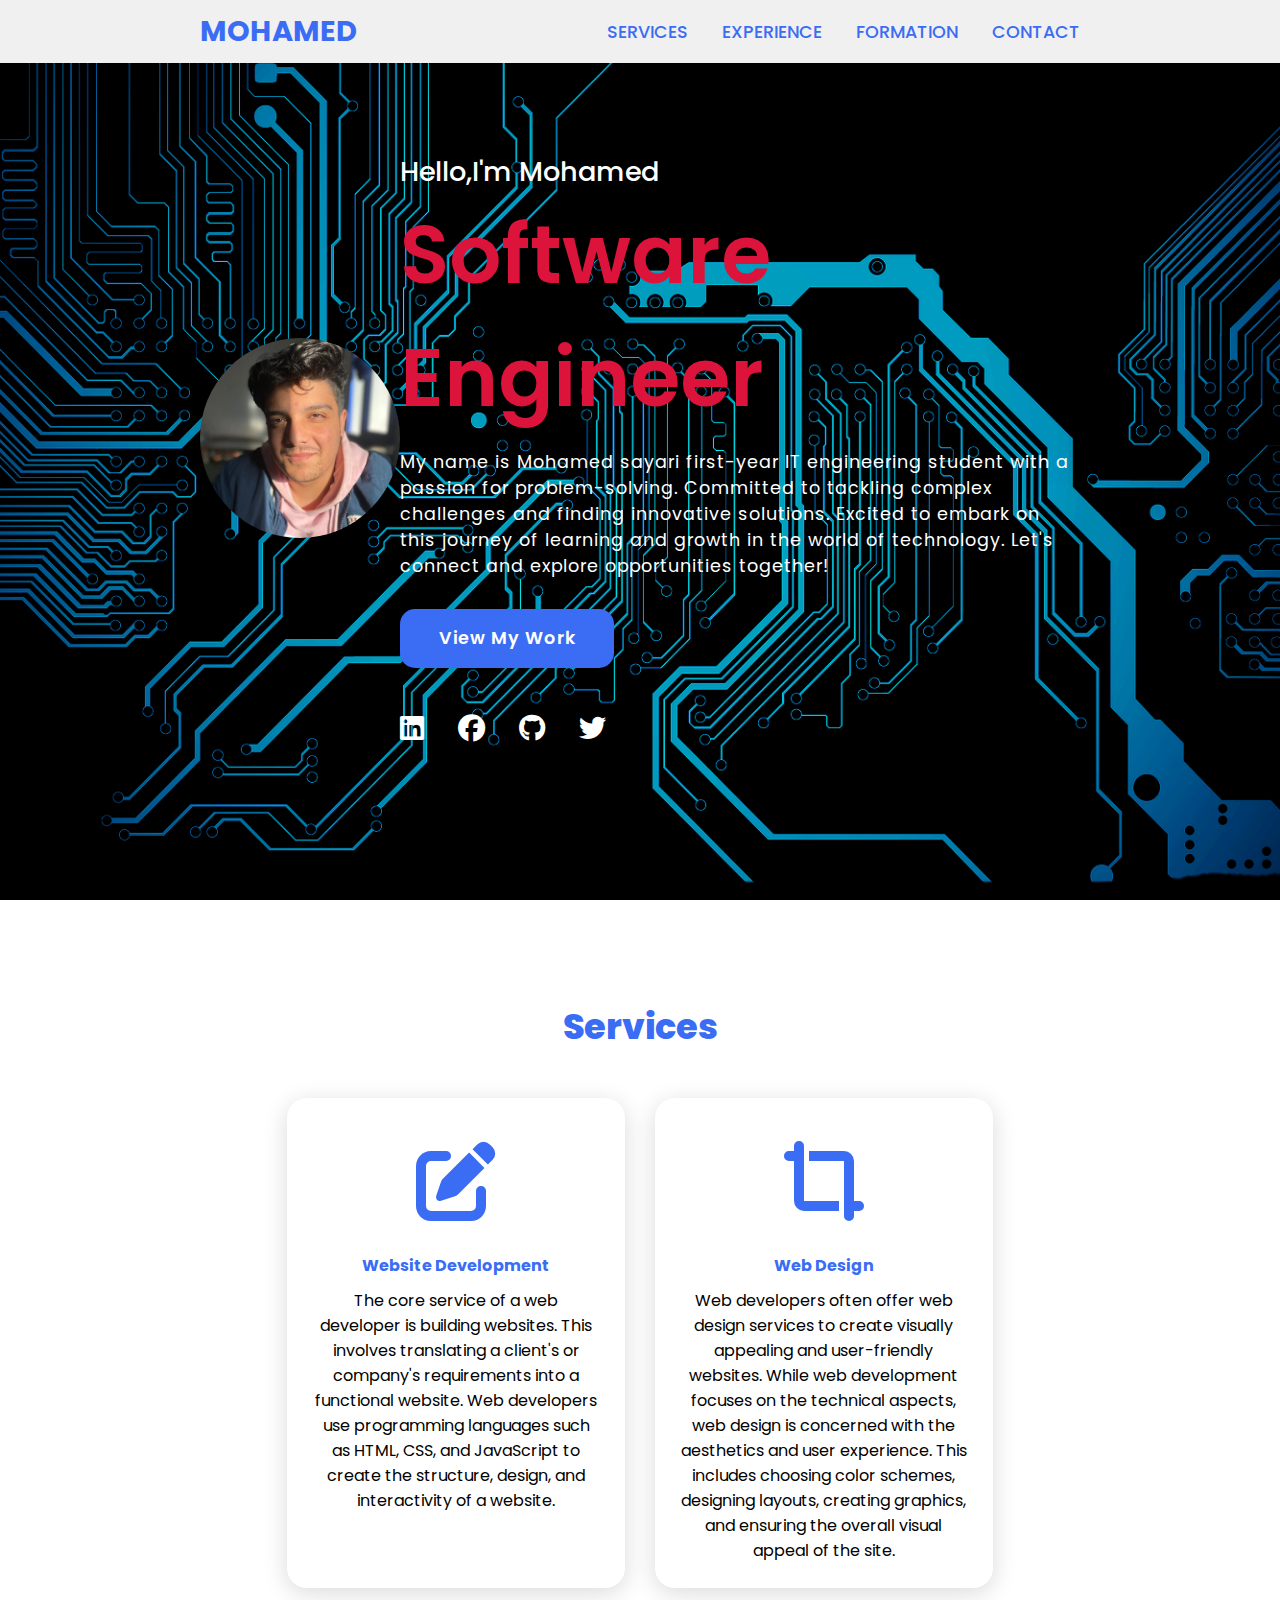
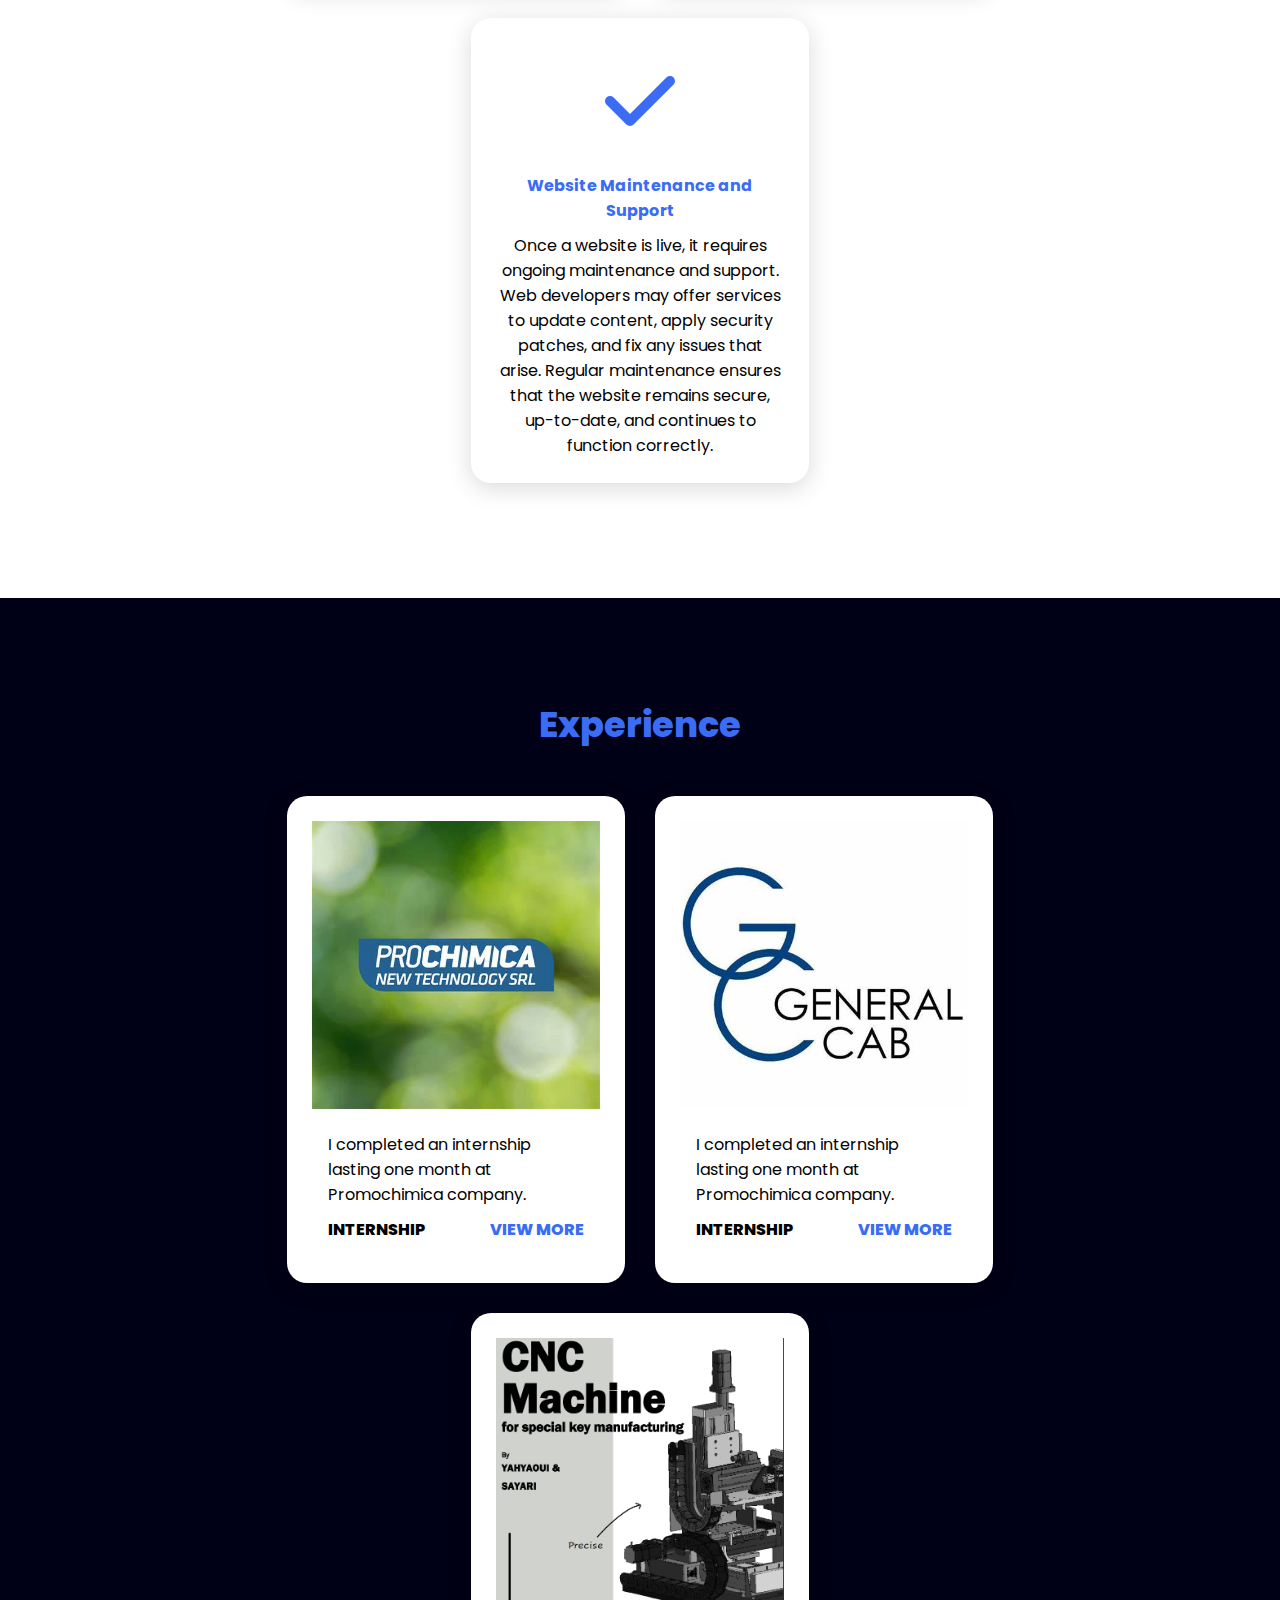
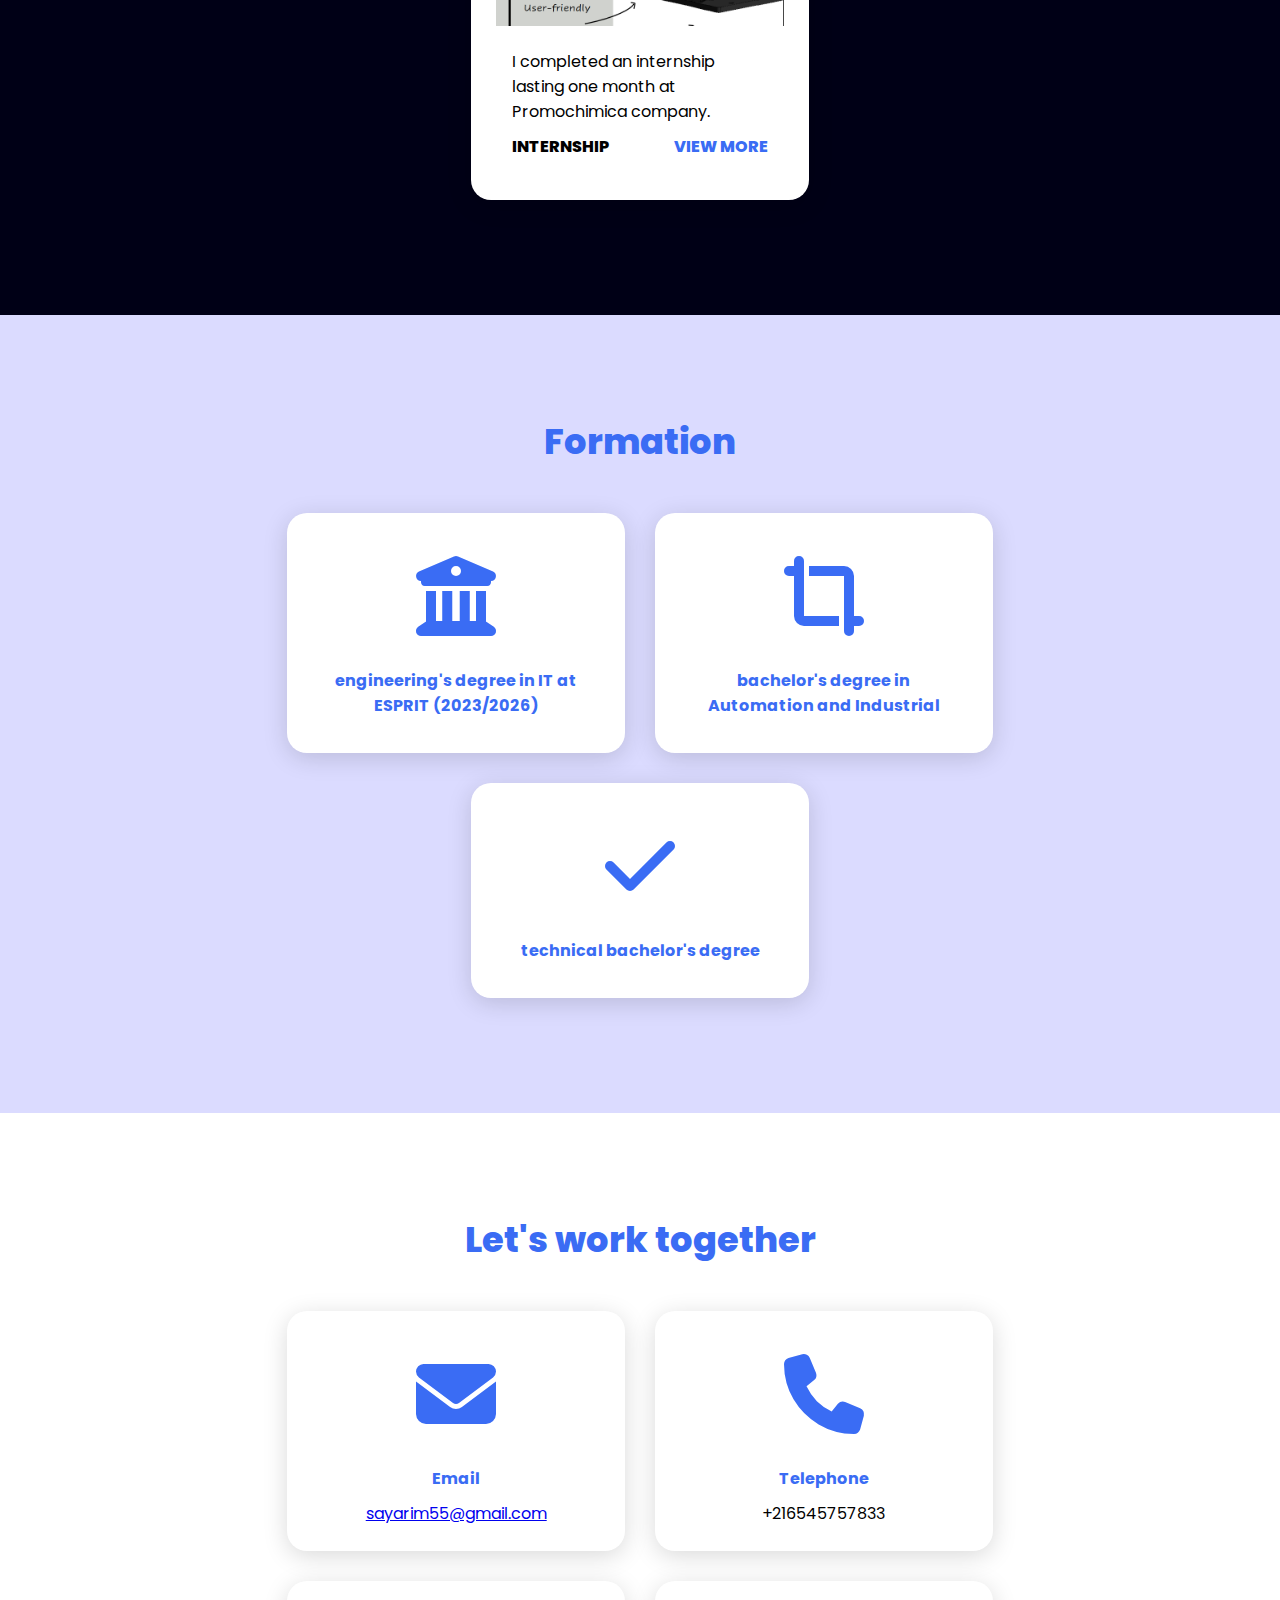
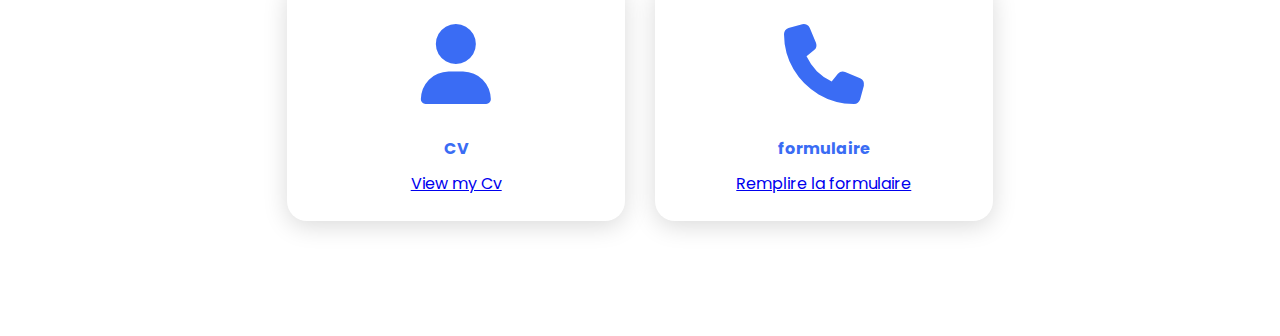
<file: index.html>
<!DOCTYPE html>
<html lang="en">
<head>
    <meta charset="UTF-8">
    <meta name="viewport" content="width=device-width, initial-scale=1.0">
    <title>Mohamed sayari</title>
    <link rel="stylesheet" href="https://cdnjs.cloudflare.com/ajax/libs/font-awesome/6.4.2/css/all.min.css">
    <link rel="stylesheet" href="style.css">
</head>
<body>
   <script>alert("WElcome to my websit")</script>
    <header>
        <a href="#" class="logo">Mohamed</a>
        <nav class="navigation">
            <a href="#Services" class="nav-link_smoothScroll">Services</a>
            <a href="#experience">Experience</a>
            <a href="#Formation">Formation</a>
            <a href="#contact">Contact</a>
        </nav>
    </header>

 


<section class="main">
    <img class="my-face" src="image/340906725_3305061723137440_6875637715920506974_n.jpg" alt="Website">
  <div>
    <h2>Hello,I'm Mohamed<br><span>Software Engineer</span></h2>
    <h3>My name is Mohamed sayari first-year IT engineering student with a passion for problem-solving. Committed to tackling complex challenges and finding innovative solutions. Excited to embark on this journey of learning and growth in the world of technology. Let's connect and explore opportunities together!</h3>
    <a href="#projects" class="main_boutton">View My Work</a>
    <div class="social_icon">
        <a href="https://www.linkedin.com/in/sayari-mohamed-991377257/"target="_blank"><i class="fa-brands fa-linkedin"></i></a>
        <a href="https://www.facebook.com/mohamed.sayari.716195" target="_blank"><i class="fa-brands fa-facebook"></i></a>
        <a href="https://github.com/medsay1920" target="_blank"><i class="fa-brands fa-github"></i></a>
        <a href="https://twitter.com/" target="_blank"><i class="fa-brands fa-twitter"></i></a>
    </d
    .
    iv>
  </div>
</section>




<section class="cards" id="Services">
    <h2 class="title">Services</h2>
    <div class="content">
    <div class="card">
        <div class="icon">
            <i class="fa-solid fa-pen-to-square"></i>
        </div>
        <div class="info">
            <h3>Website Development</h3>
            <p>The core service of a web developer is building websites. This involves translating a client's or company's requirements into a functional website. Web developers use programming languages such as HTML, CSS, and JavaScript to create the structure, design, and interactivity of a website.</p>
        </div>
    </div>
    <div class="card">
        <div class="icon">
            <i class="fa-solid fa-crop-simple"></i>
        </div>
        <div class="info">
            <h3>Web Design</h3>
            <p>Web developers often offer web design services to create visually appealing and user-friendly websites. While web development focuses on the technical aspects, web design is concerned with the aesthetics and user experience. This includes choosing color schemes, designing layouts, creating graphics, and ensuring the overall visual appeal of the site.</p>
        </div>
    </div>
    <div class="card">
            <div class="icon">
                <i class="fa-solid fa-check"></i>
            </div>
            <div class="info">
                <h3>Website Maintenance and Support</h3>
                <p>Once a website is live, it requires ongoing maintenance and support. Web developers may offer services to update content, apply security patches, and fix any issues that arise. Regular maintenance ensures that the website remains secure, up-to-date, and continues to function correctly.</p>
            </div>
        </div>
    </div>
</div>
</section>



<section class="experience" id="experience">
    <h2 class="title">Experience</h2>
    <div class="content">
        <div class="project_card">
            <div class="image_project">
                <img src="image/prochimica.jfif">
            </div>
            <div class="project_info">
                <p>I completed an internship lasting one month at Promochimica company.</p>
                <strong class="project_tittle">
                    <span>internship</span>
                    <a href="#" class="more_detail">View more</a>
                </strong>
            </div>
        </div>
        <div class="project_card">
            <div class="image_project">
                <img src="image/OIP.jfif">
            </div>
            <div class="project_info">
                <p>I completed an internship lasting one month at Promochimica company.</p>
                <strong class="project_tittle">
                    <span>internship</span>
                    <a href="#" class="more_detail">View more</a>
                </strong>
            </div>
        </div>
        <div class="project_card">
            <div class="image_project">
                <img src="image/pfe.png">
            </div>
            <div class="project_info">
                <p>I completed an internship lasting one month at Promochimica company.</p>
                <strong class="project_tittle">
                    <span>internship</span>
                    <a href="image/Poster (2).pdf" target="_blank" class="more_detail">View more</a>
                </strong>
            </div>
        </div>
    </div>
    

</section>


<section class="formation" id="Formation">
    <h2 class="title">Formation</h2>
    <div class="content">
    <div class="card">
        <div class="icon">
            <i class="fa-solid fa-building-columns"></i>        
        </div>
        <div class="info">
            <h3>engineering's degree in IT at ESPRIT (2023/2026)</h3>
        </div>
    </div>
    <div class="card">
        <div class="icon">
            <i class="fa-solid fa-crop-simple"></i>
        </div>
        <div class="info">
            <h3>bachelor's degree in Automation and Industrial</h3>
        </div>
    </div>
    <div class="card">
            <div class="icon">
                <i class="fa-solid fa-check"></i>
            </div>
            <div class="info">
                <h3>technical bachelor's degree</h3>
            </div>
        </div>
    </div>
</div>
</section>

<section class="contact" id="contact">
    <h2 class="title">Let's work together</h2>
<div class="content">
    <div class="card">
        <div class="icon">
            <i class="fa-solid fa-envelope"></i>
        </div>
        <div class="info">
            <h3>Email</h3>
            <a href="sayarim55@gmail.com">sayarim55@gmail.com</a>
        </div>
    </div>
    <div class="card">
        <div class="icon">
            <i class="fa-solid fa-phone"></i>
        </div>
        <div class="info">
            <h3>Telephone</h3>
            <p> +216545757833</p>
        </div>
    </div>
    <div class="card">
        <div class="icon">
            <i class="fa-solid fa-user"></i>
        </div>
        <div class="info">
            <h3>CV</h3>
            <a href="image/cv.pdf" target="_blank">View my Cv</a>
        </div>
    </div>
    <div class="card">
        <div class="icon">
            <i class="fa-solid fa-phone"></i>
        </div>
        <div class="info">
            <h3>formulaire</h3>
            <a href="formulaire.html" target="_blank">Remplire la formulaire</a>
        </div>
    </div>
</div>
</div>
</section>



</body>
</html>
</file>
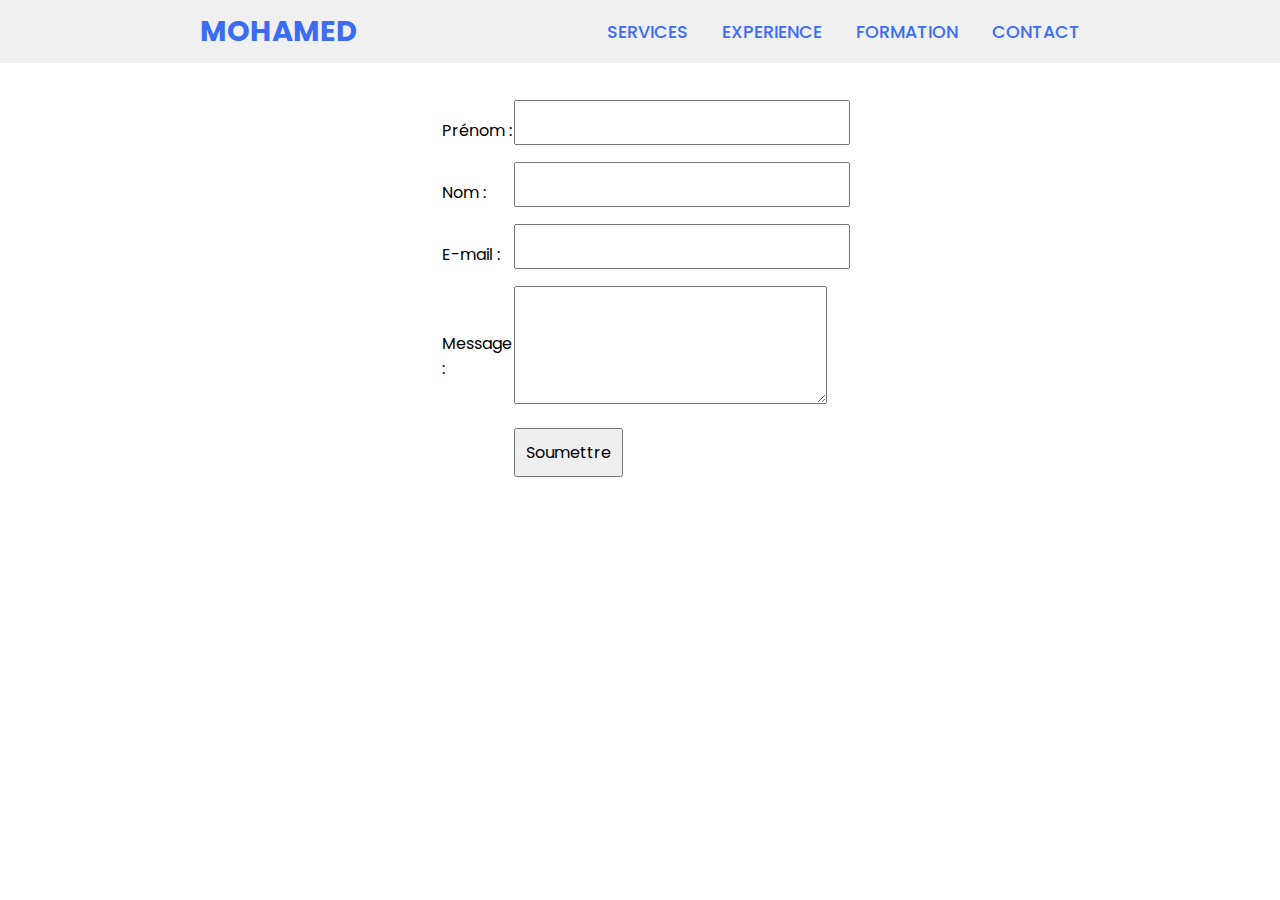
<file: formulaire.html>
<!DOCTYPE html>
<html lang="en">
<head>
    <meta charset="UTF-8">
    <meta name="viewport" content="width=device-width, initial-scale=1.0">
    <link rel="stylesheet" href="style1.css">
    <title>Formulaire</title>
</head>
<body>
    <header>
        <a href="#" class="logo">Mohamed</a>
        <nav class="navigation">
            <a href="#Services" class="nav-link_smoothScroll">Services</a>
            <a href="#experience">Experience</a>
            <a href="#Formation">Formation</a>
            <a href="#contact">Contact</a>
        </nav>
    </header>
    <h1>Formulaire</h1>
    <div class="container">
        <table>
            <tr>
                <td><label for="firstName">Prénom :</label></td>
                <td><input type="text" id="firstName" name="firstName" required></td>
            </tr>
            <tr>
                <td><label for="lastName">Nom :</label></td>
                <td><input type="text" id="lastName" name="lastName" required></td>
            </tr>
            <tr>
                <td><label for="email">E-mail :</label></td>
                <td><input type="email" id="email" name="email" required></td>
            </tr>
            <tr>
                <td><label for="message">Message :</label></td>
                <td><textarea id="message" name="message" rows="4" required></textarea></td>
            </tr>
            <tr>
                <td></td>
                <td><button type="button" onclick="submitForm()">Soumettre</button></td>
            </tr>
        </table>

        <p id="result"></p>
    </div>
    <script src="java.js"></script>
</body>
</html>
</file>
<file: style.css>
@import url('https://fonts.googleapis.com/css2?family=Poppins:ital,wght@0,100;0,200;0,300;0,400;0,500;0,600;0,700;0,800;0,900;1,100;1,200;1,300;1,400;1,500;1,600;1,700;1,800;1,900&display=swap');


*{
    margin: 0;
    padding: 0;
    font-family: 'Poppins',sans-serif;
    box-sizing:border-box;
    

}
header{
    background-color: #f0f0f0;
    width: 100%;
    position: fixed;
    z-index: 999;
    display: flex;
    justify-content: space-between;
    align-items: center;
    padding: 10px 200px;
}

.logo{
    text-decoration: none;
    color: #3a6cf4;
    text-transform: uppercase;
    font-weight: 700;
    font-size: 1.8rem;
}
.navigation a{
    text-transform: uppercase;
    color: #3a6cf4;
    text-decoration: none;
    font-weight: 500;
    font-size: 1.1em;
    padding-left:30px ;

}
.navigation a:hover
{
    color: rgb(217, 8, 8);
}
section {
    padding: 100px 200px;

}
.main{
 width: 100%;
 min-height: 100vh;
display: flex;
align-items:center ;
background: url(back2.webp);
background-size: cover;
background-position: center;
background-attachment: fixed;
}
.my-face {
    width: 200px;
    border-radius: 100%;
    display: block;
    margin: 0 auto 24px;
 
}
.main h2{
    color: #fff;
    font-size: 1.7em;
    font-weight: 500;  
}
.main h2 span {
    display: inline-block;
    color: crimson;
    font-size: 3em;
    font-weight: 600;
}
.main h3 {
    color: #fff;
    font-size: 1.1em;
    font-weight: 400;
    letter-spacing: 1px;
    margin-top: 10px;
    margin-bottom: 30px;

}
.main_boutton{
    color: #fff;
    background-color: #3a6cf4;
    text-decoration: none;
    font-size: 1.1em;
    font-weight: 600;
    display: inline-block;
    padding: 0.9375em 2.1875em;
    letter-spacing: 1px;
    border-radius: 15px;
    margin-bottom: 40px;
    transition: 1s ease;
}
.main_boutton:hover{
    background-color: crimson;
    transform: scale(1.1,1.2);
}
.social_icon a{
  color: #fff;
  font-size: 1.7em;
  padding-right:30px ;  
}
.title {
    display: flex;
    justify-content: center;
    color: #3a6cf4;
    font-size: 2.2em;
    font-weight: 800;
    margin-bottom: 30px;
}
.content {
   display: flex;
   justify-content: center;
   flex-direction: row;
   flex-wrap: wrap; 
}
.card{
    background-color: #fff;
    width: 21.1em;
    box-shadow: 0 5px 25px rgba(1, 1, 1, 15%);
    border-radius: 20px;
    padding: 25px;
    margin: 15px;
    transition:0.7s ease ;
}
.card:hover{
    transform: scale(1.1);
}
.icon{
 color: #3a6cf4;
 font-size: 5em;
 text-align: center;
}
.info{
    text-align: center;
}
.info h3{
    color: #3a6cf4;
    font-size: 1em;
    font-weight: 700;
    margin: 10px;
}
.formation{
    background: rgba(0, 0, 255, 0.142);
}
.experience{
    background-color: #000016;
}
.experience .content{
    margin-top: 30px;
}
.project_card{
    background-color: #fff;
    width: 21.1em;
    box-shadow: 0 5px 25px rgba(1, 1, 1, 15%);
    border-radius: 20px;
    padding: 25px;
    margin: 15px;
    transition:0.7s ease ;

}
.project_card:hover{
transform: scale(1.1);
}
.project_card:hover .image_project{
    opacity:0.9 ;
}
.image_project img{
width: 100%;
}
.project_info{
    padding: 1em;
}
.project_tittle {
    display: flex;
    justify-content: space-between;
    text-transform: uppercase;
    font-weight: 800;
    margin-top: 10px;

}
.more_detail{
   text-decoration: none;
   color: #3a6cf4; 
}
.more_detail:hover{
    color: #601cfc;
}
</file>
<file: style1.css>
@import url('https://fonts.googleapis.com/css2?family=Poppins:ital,wght@0,100;0,200;0,300;0,400;0,500;0,600;0,700;0,800;0,900;1,100;1,200;1,300;1,400;1,500;1,600;1,700;1,800;1,900&display=swap');


*{
    margin: 0;
    padding: 0;
    font-family: 'Poppins',sans-serif;
    box-sizing:border-box;
    

}
header{
    background-color: #f0f0f0;
    width: 100%;
    position: fixed;
    z-index: 999;
    display: flex;
    justify-content: space-between;
    align-items: center;
    padding: 10px 200px;
}

body {
    font-family: Arial, sans-serif;
}

.container {
    max-width: 400px;
    margin: 50px auto;
}

form {
    display: flex;
    flex-direction: column;
}

label {
    margin-bottom: 5px;
}

input,
textarea {
    margin-bottom: 15px;
    padding: 8px;
    font-size: 16px;
}

button {
    padding: 10px;
    font-size: 16px;
    cursor: pointer;
}

button:hover {
    background-color: #4CAF50;
    color: white;
}



.logo{
    text-decoration: none;
    color: #3a6cf4;
    text-transform: uppercase;
    font-weight: 700;
    font-size: 1.8rem;
}
.navigation a{
    text-transform: uppercase;
    color: #3a6cf4;
    text-decoration: none;
    font-weight: 500;
    font-size: 1.1em;
    padding-left:30px ;

}
.navigation a:hover
{
    color: rgb(217, 8, 8);
}
section {
    padding: 100px 200px;

}
.main{
 width: 100%;
 min-height: 100vh;
display: flex;
align-items:center ;
background: url(back2.webp);
background-size: cover;
background-position: center;
background-attachment: fixed;
}
</file>
